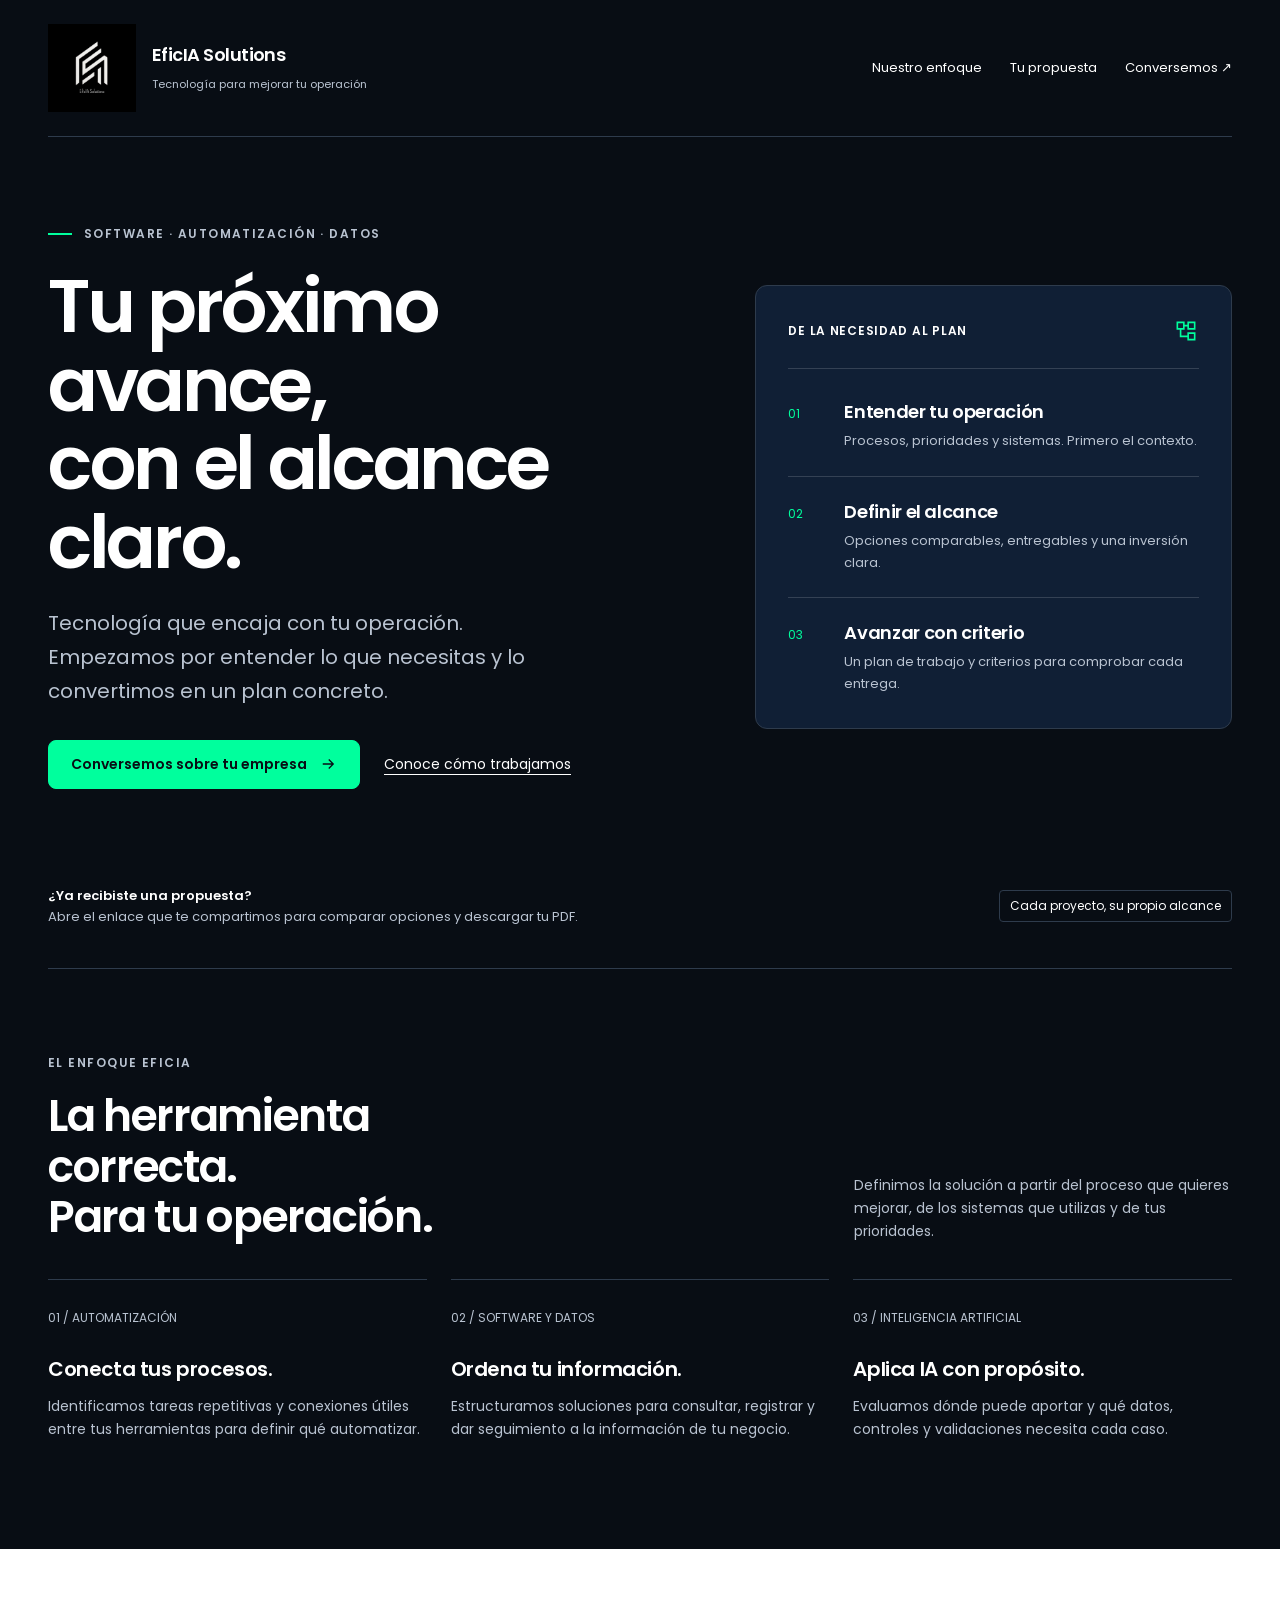
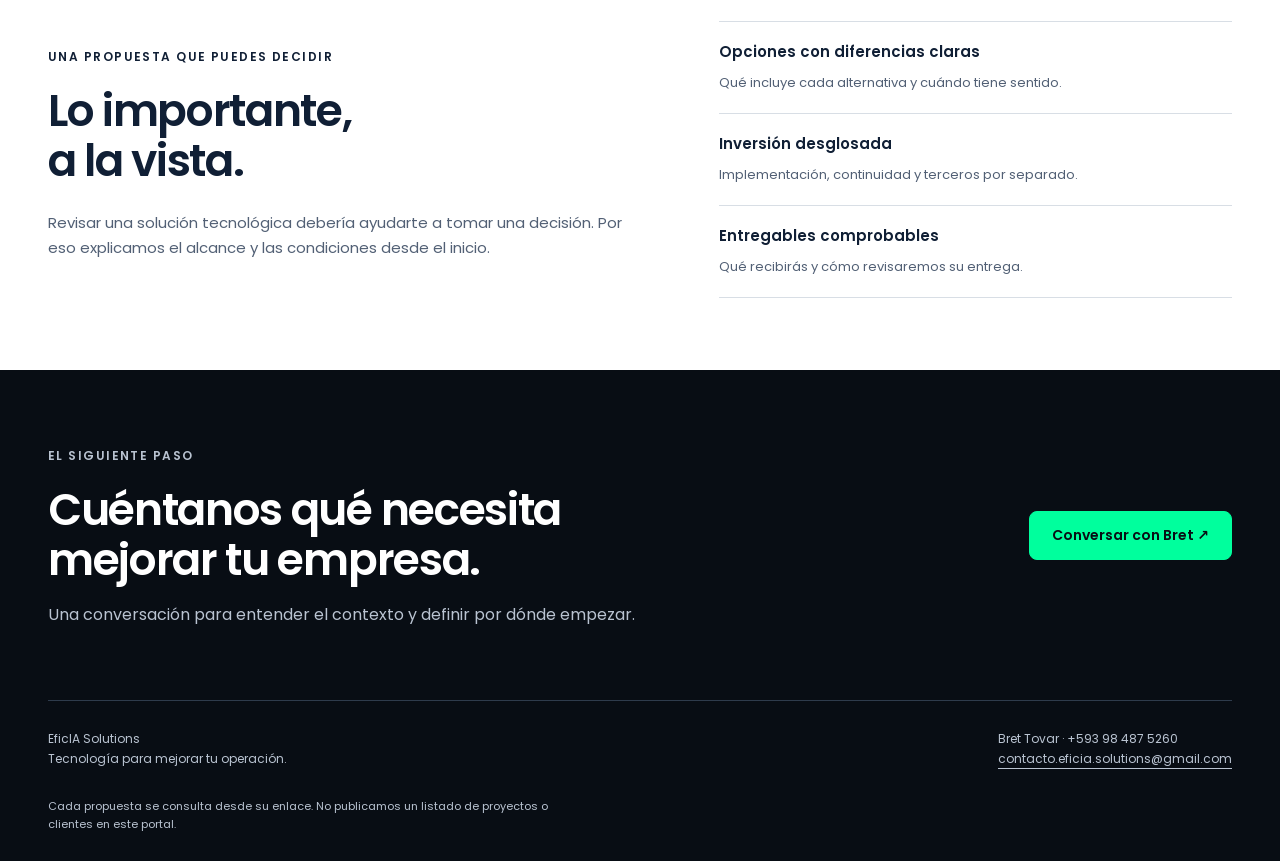
<file: index.html>
<!DOCTYPE html>
<html lang="es"><head><meta charset="UTF-8"><meta name="viewport" content="width=device-width,initial-scale=1"><meta name="robots" content="noindex,nofollow"><meta name="referrer" content="no-referrer"><meta name="eficia-visual-version" content="1.0.0"><meta name="description" content="Software, automatización y datos con un alcance claro. Conoce cómo trabajamos y conversa con EficIA Solutions."><title>Un avance con claridad · EficIA Solutions</title>
<link rel="stylesheet" href="./brand/eficia.css"><style>
@font-face{font-family:Poppins;src:url('./brand/fonts/Poppins-Regular.ttf') format('truetype');font-weight:400;font-display:swap}@font-face{font-family:Poppins;src:url('./brand/fonts/Poppins-SemiBold.ttf') format('truetype');font-weight:600;font-display:swap}
.masthead{display:flex;align-items:center;justify-content:space-between;gap:24px;padding-block:24px;border-bottom:1px solid var(--efi-border)}.brand{display:flex;align-items:center;gap:16px;text-decoration:none}.brand img{width:88px;height:88px;object-fit:contain;background:#000}.brand strong{display:block;font-size:18px;letter-spacing:-.03em}.brand span{font-size:11px;color:var(--efi-muted)}nav{display:flex;align-items:center;gap:28px;font-size:13px}nav a{text-decoration:none;min-height:44px;display:inline-flex;align-items:center}nav a:hover{text-decoration:underline}.hero{display:grid;grid-template-columns:1.35fr 1fr;gap:64px;align-items:center;padding-block:88px 72px}.hero h1{margin:24px 0}.hero .efi-lead{max-width:44ch;margin-bottom:32px}.actions{display:flex;align-items:center;flex-wrap:wrap;gap:24px}.text-link{font-size:14px;min-height:48px;display:inline-flex;align-items:center}.hero-label{display:flex;gap:12px;align-items:center;color:var(--efi-muted)}.hero-label:before{content:'';width:24px;height:2px;background:var(--efi-accent)}.method-panel{background:var(--efi-blue);border:1px solid var(--efi-border);border-radius:12px;padding:32px}.panel-head{display:flex;justify-content:space-between;gap:16px;align-items:center;padding-bottom:24px;border-bottom:1px solid #344154}.panel-head .efi-label{letter-spacing:.06em}.method-list{list-style:none;padding:0;margin:8px 0 0}.method-list li{display:grid;grid-template-columns:40px 1fr;gap:16px;padding-block:23px;border-bottom:1px solid #344154}.method-list li:last-child{border:0;padding-bottom:0}.step{font-size:12px;color:var(--efi-accent);font-variant-numeric:tabular-nums;padding-top:4px}.method-list h3{font-size:18px;margin-bottom:6px}.method-list p{font-size:13px;line-height:1.7;color:var(--efi-muted);margin:0}.portal-note{display:flex;align-items:center;justify-content:space-between;gap:32px;padding:24px 0 40px;border-bottom:1px solid var(--efi-border)}.portal-note p{font-size:13px;margin:0;color:var(--efi-muted)}.portal-note strong{color:var(--efi-white);font-weight:600}.portal-note .efi-tag{white-space:nowrap}.section-head{display:flex;justify-content:space-between;gap:40px;align-items:end;margin-bottom:36px}.section-head h2{max-width:17ch;margin:16px 0 0}.section-head p{max-width:42ch;margin-bottom:0}.capabilities .efi-card{background:transparent;padding:28px 0;border-radius:0;border-width:1px 0 0}.card-number{font-size:12px;color:var(--efi-muted);display:block;margin-bottom:28px}.capabilities p{font-size:14px;color:var(--efi-muted)}.light-band{background:var(--efi-white);color:var(--efi-blue)}.light-inner{display:grid;grid-template-columns:1.15fr 1fr;gap:80px;align-items:center;padding-block:72px}.light-inner h2{max-width:15ch;margin:16px 0 24px}.light-inner p{color:#526075;font-size:15px}.assurance{display:grid;gap:0}.assurance div{padding:18px 0;border-bottom:1px solid #D8DEE5}.assurance div:first-child{border-top:1px solid #D8DEE5}.assurance strong{font-weight:600;font-size:15px;display:block;margin-bottom:4px}.assurance span{font-size:13px;color:#526075}.contact{display:flex;align-items:center;justify-content:space-between;gap:48px;padding-block:72px}.contact h2{max-width:19ch;margin:16px 0}.contact p{margin-bottom:0}.footer{display:flex;align-items:center;justify-content:space-between;gap:32px;padding-block:28px;border-top:1px solid var(--efi-border);font-size:12px;color:var(--efi-muted)}.footer p{margin:0}.footer a{overflow-wrap:anywhere}.subfooter{font-size:11px;color:var(--efi-muted);padding-bottom:28px;margin:0}.arrow{width:18px;height:18px}.panel-icon{color:var(--efi-accent)}
@media(max-width:1000px){.hero{gap:36px;grid-template-columns:1.15fr 1fr}.hero h1{font-size:clamp(40px,5.6vw,60px)}.light-inner{gap:40px}nav{gap:18px}.brand span{display:none}}
@media(max-width:760px){.masthead{padding-block:18px}.brand{gap:12px}.brand img{width:66px;height:66px}.brand strong{font-size:16px}nav a:not(:last-child){display:none}nav{font-size:12px}.hero{grid-template-columns:1fr;gap:40px;padding-block:48px 40px}.hero h1{font-size:clamp(38px,9.7vw,64px)}.method-panel{padding:24px}.portal-note{align-items:start;gap:16px;flex-direction:column}.section-head,.contact{display:block}.section-head h2{max-width:20ch}.section-head p{margin-top:24px}.light-inner{grid-template-columns:1fr;gap:32px;padding-block:48px}.contact{padding-block:48px}.contact .efi-button{margin-top:28px}.footer{display:block;font-size:11px}.footer p+p{margin-top:16px}.actions{gap:16px}.hero-label{font-size:12px;letter-spacing:.08em}}
</style></head>
<body><a class="efi-skip" href="#contenido">Ir al contenido</a><div class="efi-wrap"><header class="masthead"><a class="brand" href="/" aria-label="EficIA Solutions, inicio"><img src="./brand/logo-original.png" alt="Logo original de EficIA Solutions" width="88" height="88"><div><strong>EficIA Solutions</strong><span>Tecnología para mejorar tu operación</span></div></a><nav aria-label="Navegación principal"><a href="#enfoque">Nuestro enfoque</a><a href="#propuesta">Tu propuesta</a><a href="#contacto">Conversemos ↗</a></nav></header></div>
<main id="contenido"><div class="efi-wrap"><section class="hero" aria-labelledby="hero-title"><div><span class="efi-label hero-label">Software · Automatización · Datos</span><h1 id="hero-title">Tu próximo avance,<br>con el alcance claro.</h1><p class="efi-lead">Tecnología que encaja con tu operación. Empezamos por entender lo que necesitas y lo convertimos en un plan concreto.</p><div class="actions"><a class="efi-button" href="https://wa.me/593984875260?text=Hola%20Bret%2C%20quiero%20conversar%20sobre%20las%20necesidades%20de%20mi%20empresa." target="_blank" rel="noopener noreferrer">Conversemos sobre tu empresa <svg class="arrow" viewBox="0 0 24 24" fill="none" stroke="currentColor" stroke-width="1.7" aria-hidden="true"><path d="M5 12h14M13 6l6 6-6 6"/></svg></a><a class="text-link" href="#enfoque">Conoce cómo trabajamos</a></div></div><aside class="method-panel" aria-label="Nuestro método"><div class="panel-head"><span class="efi-label">De la necesidad al plan</span><svg class="panel-icon" width="26" height="26" viewBox="0 0 24 24" fill="none" stroke="currentColor" stroke-width="1.5" aria-hidden="true"><path d="M4 4h6v6H4zM14 14h6v6h-6zM14 4h6v6h-6zM7 10v7h7M10 7h4"/></svg></div><ol class="method-list"><li><span class="step">01</span><div><h3>Entender tu operación</h3><p>Procesos, prioridades y sistemas. Primero el contexto.</p></div></li><li><span class="step">02</span><div><h3>Definir el alcance</h3><p>Opciones comparables, entregables y una inversión clara.</p></div></li><li><span class="step">03</span><div><h3>Avanzar con criterio</h3><p>Un plan de trabajo y criterios para comprobar cada entrega.</p></div></li></ol></aside></section><aside class="portal-note" id="propuesta"><p><strong>¿Ya recibiste una propuesta?</strong><br>Abre el enlace que te compartimos para comparar opciones y descargar tu PDF.</p><span class="efi-tag">Cada proyecto, su propio alcance</span></aside>
<section class="efi-section capabilities" id="enfoque" style="border-top:0"><div class="section-head"><div><span class="efi-label efi-muted">El enfoque EficIA</span><h2>La herramienta correcta.<br>Para tu operación.</h2></div><p class="efi-muted">Definimos la solución a partir del proceso que quieres mejorar, de los sistemas que utilizas y de tus prioridades.</p></div><div class="efi-grid"><article class="efi-card"><span class="card-number">01 / AUTOMATIZACIÓN</span><h3>Conecta tus procesos.</h3><p>Identificamos tareas repetitivas y conexiones útiles entre tus herramientas para definir qué automatizar.</p></article><article class="efi-card"><span class="card-number">02 / SOFTWARE Y DATOS</span><h3>Ordena tu información.</h3><p>Estructuramos soluciones para consultar, registrar y dar seguimiento a la información de tu negocio.</p></article><article class="efi-card"><span class="card-number">03 / INTELIGENCIA ARTIFICIAL</span><h3>Aplica IA con propósito.</h3><p>Evaluamos dónde puede aportar y qué datos, controles y validaciones necesita cada caso.</p></article></div></section></div>
<section class="light-band"><div class="efi-wrap light-inner"><div><span class="efi-label">Una propuesta que puedes decidir</span><h2>Lo importante,<br>a la vista.</h2><p>Revisar una solución tecnológica debería ayudarte a tomar una decisión. Por eso explicamos el alcance y las condiciones desde el inicio.</p></div><div class="assurance"><div><strong>Opciones con diferencias claras</strong><span>Qué incluye cada alternativa y cuándo tiene sentido.</span></div><div><strong>Inversión desglosada</strong><span>Implementación, continuidad y terceros por separado.</span></div><div><strong>Entregables comprobables</strong><span>Qué recibirás y cómo revisaremos su entrega.</span></div></div></div></section>
<section class="efi-wrap contact" id="contacto"><div><span class="efi-label efi-muted">El siguiente paso</span><h2>Cuéntanos qué necesita mejorar tu empresa.</h2><p class="efi-muted">Una conversación para entender el contexto y definir por dónde empezar.</p></div><a class="efi-button" href="https://wa.me/593984875260?text=Hola%20Bret%2C%20quiero%20coordinar%20una%20conversaci%C3%B3n%20con%20EficIA." target="_blank" rel="noopener noreferrer">Conversar con Bret ↗</a></section></main>
<footer class="efi-wrap"><div class="footer"><p>EficIA Solutions<br>Tecnología para mejorar tu operación.</p><p>Bret Tovar · +593 98 487 5260<br><a href="mailto:contacto.eficia.solutions@gmail.com">contacto.eficia.solutions@gmail.com</a></p></div><p class="subfooter">Cada propuesta se consulta desde su enlace. No publicamos un listado de proyectos o clientes en este portal.</p></footer></body></html>
</file>
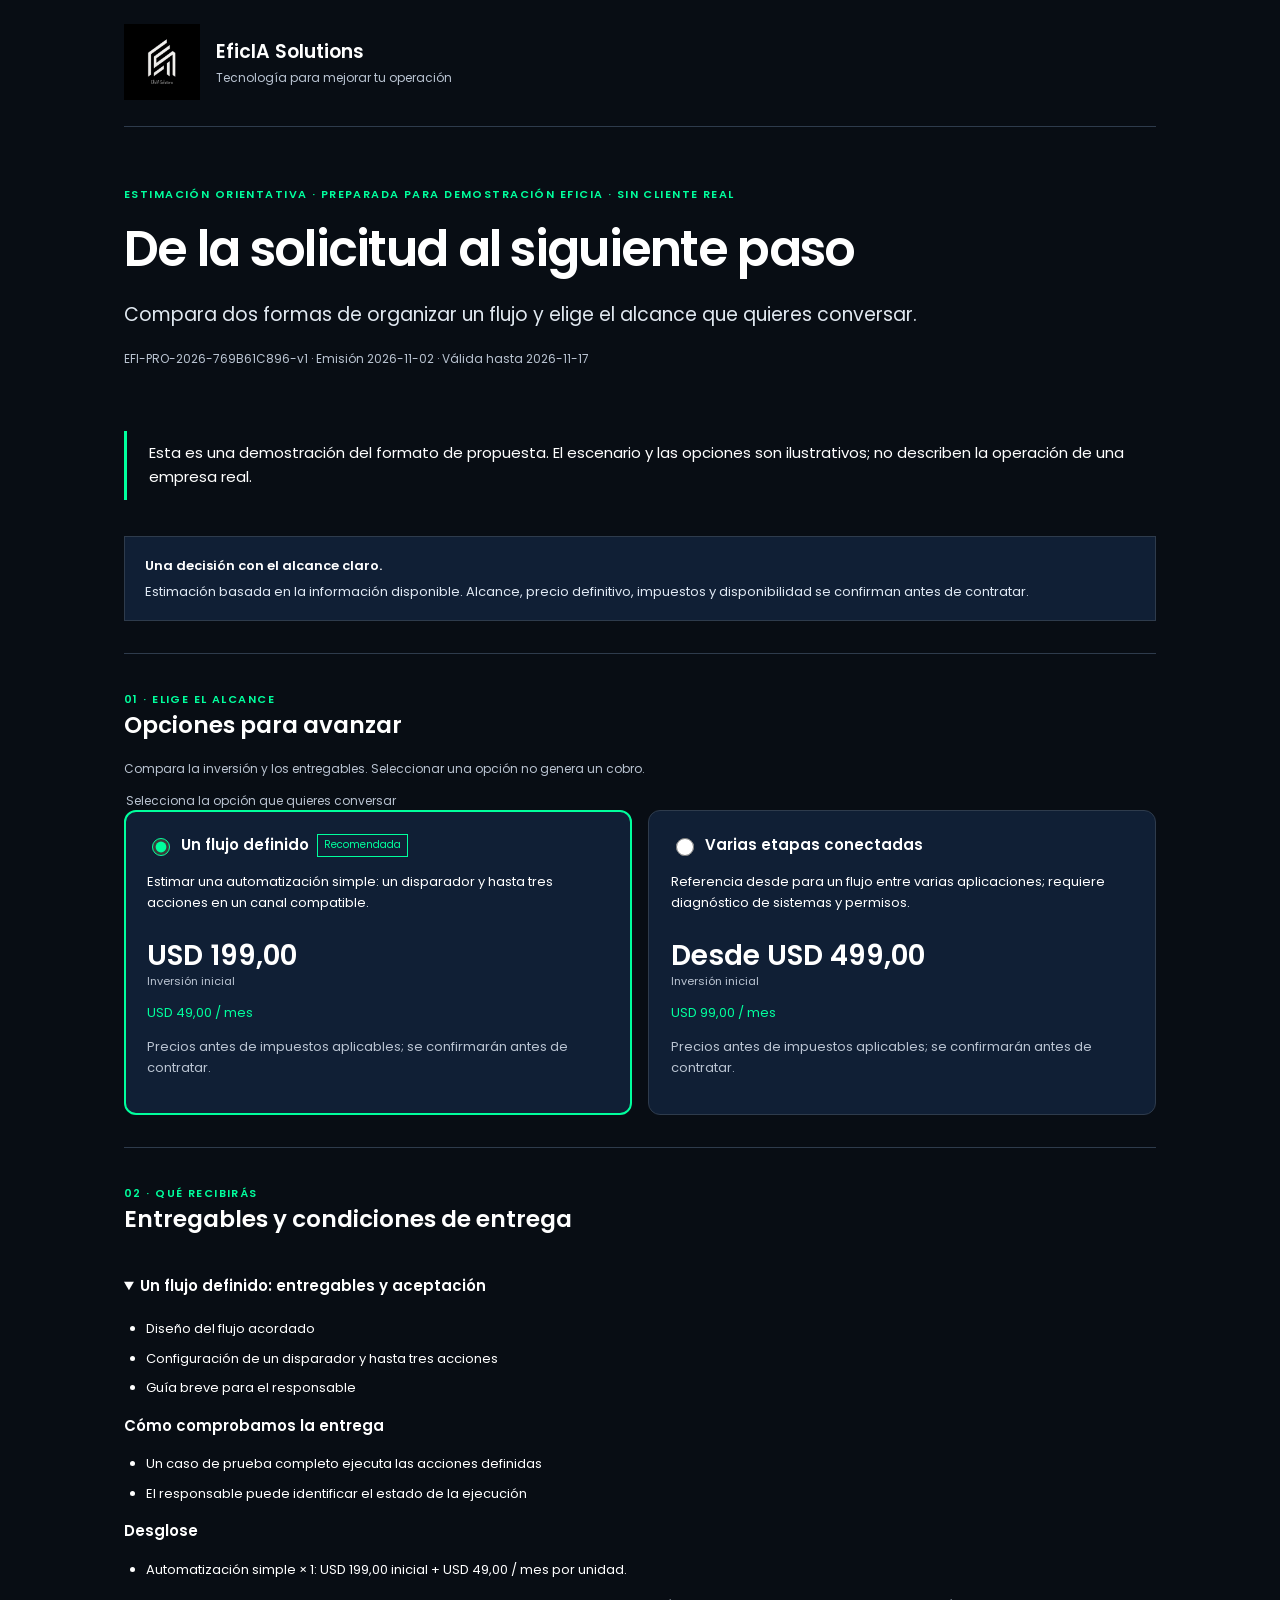
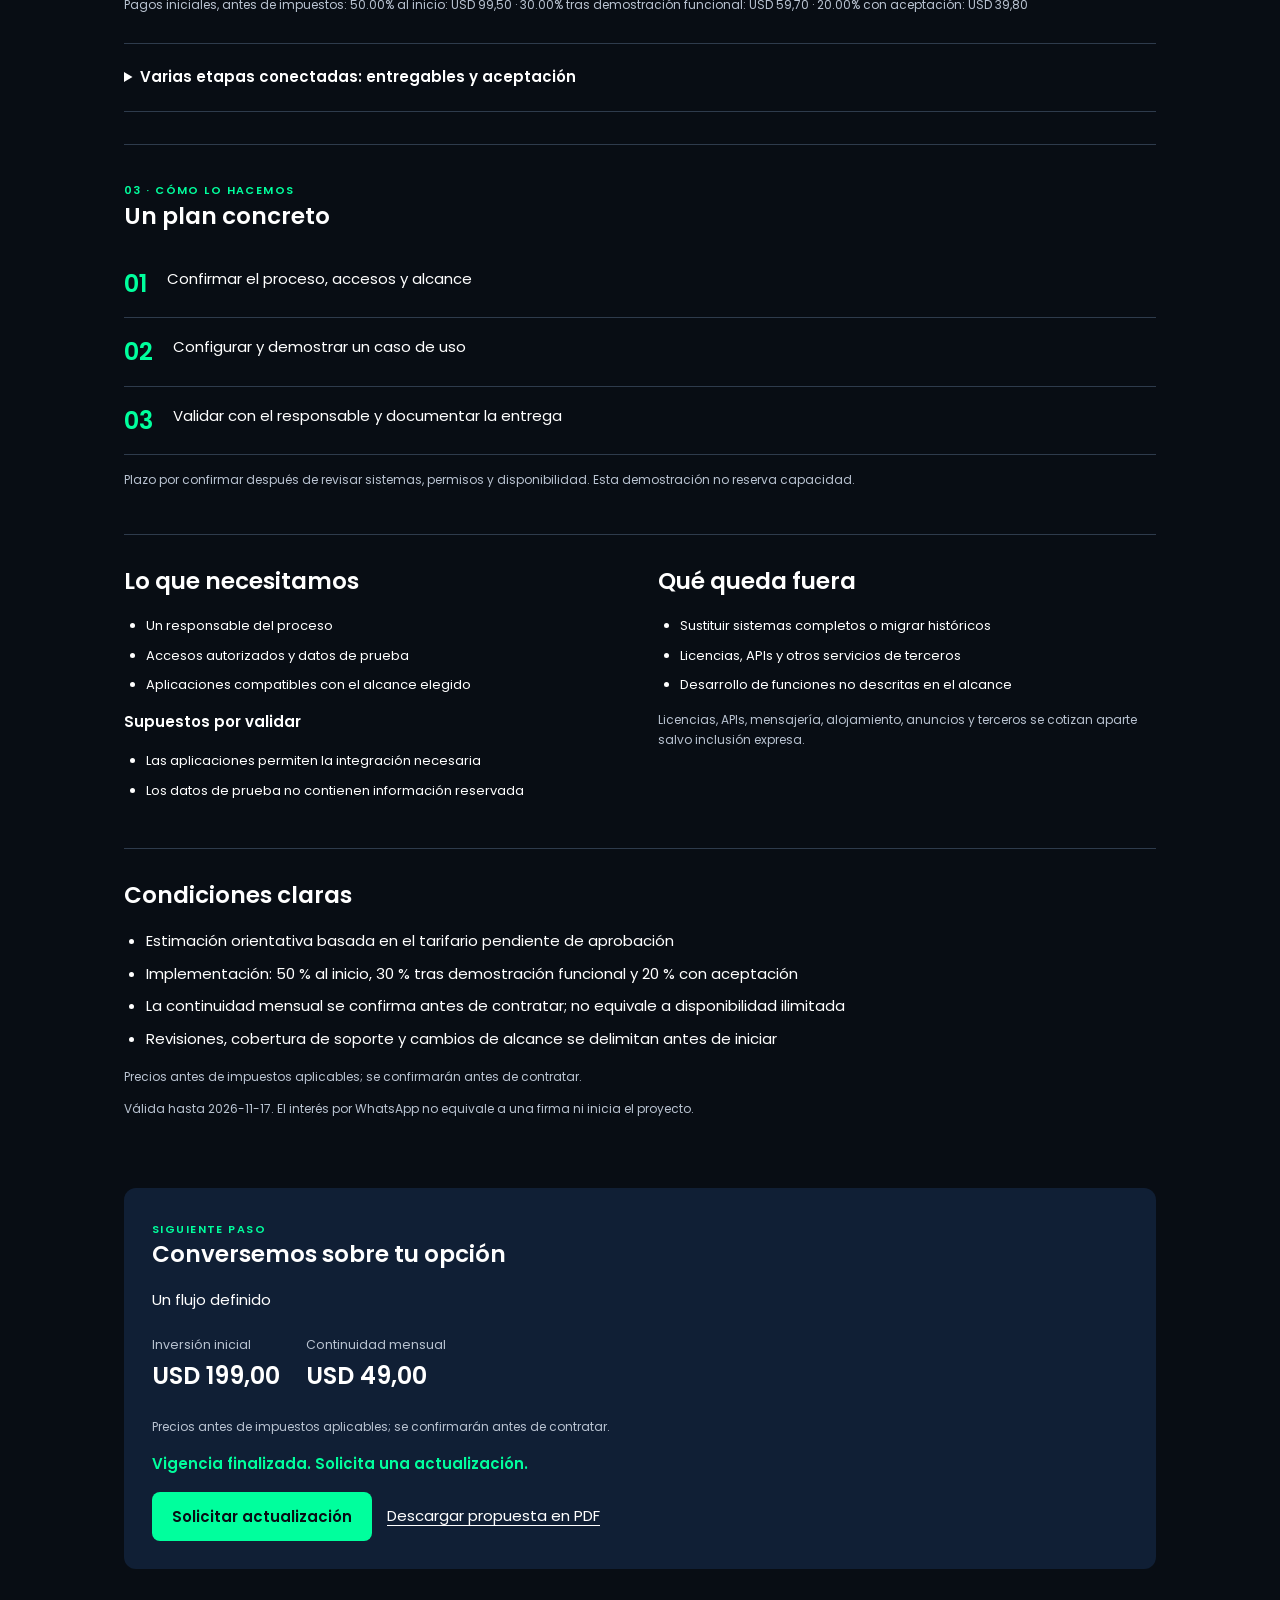
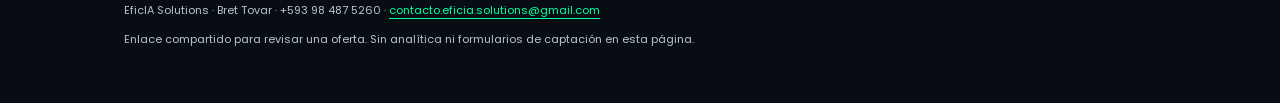
<file: p-769b61c8961297f0c78a9d12/index.html>
<!DOCTYPE html>
<html lang="es">
<head>
<meta charset="UTF-8"><meta name="viewport" content="width=device-width,initial-scale=1">
<meta name="robots" content="noindex,nofollow"><meta name="referrer" content="no-referrer">
<meta name="eficia-proposal" content="EFI-PRO-2026-769B61C896-v1"><meta name="eficia-fingerprint" content="5e2b3038b7232238540a0765c5306b3b06ab975732f4fce2c1833b0226dd52dd">
<title>De la solicitud al siguiente paso · EficIA Solutions</title>
<link rel="canonical" href="https://propuesta-comercial.pages.dev/p-769b61c8961297f0c78a9d12/">
<style>
@font-face{font-family:Poppins;src:url('./fonts/Poppins-Regular.ttf') format('truetype');font-weight:400;font-display:swap}
@font-face{font-family:Poppins;src:url('./fonts/Poppins-SemiBold.ttf') format('truetype');font-weight:600;font-display:swap}
:root{--ink:#080D14;--blue:#101F35;--green:#00FF9D;--white:#fff;--muted:#b9c3d1;--line:#2e3b4c}*{box-sizing:border-box}html{scroll-behavior:smooth}body{margin:0;background:var(--ink);color:var(--white);font-family:Poppins,system-ui,sans-serif;font-size:15px;line-height:1.65}a{color:var(--green);text-underline-offset:4px}button,input,a{touch-action:manipulation}a:focus-visible,summary:focus-visible,input:focus-visible{outline:3px solid var(--green);outline-offset:6px}main{max-width:1080px;margin:auto;padding:24px 24px 44px}header{display:flex;align-items:center;gap:16px;padding-bottom:26px;border-bottom:1px solid var(--line)}header img{width:76px;height:76px;object-fit:contain;background:#000}header strong{font-size:19px;font-weight:600}.tag{display:block;color:var(--muted);font-size:12px}.kicker{color:var(--green);font-size:11px;font-weight:600;letter-spacing:.13em;text-transform:uppercase}.hero{padding:54px 0 30px;max-width:860px}h1{font-size:clamp(29px,5vw,49px);font-weight:600;line-height:1.2;letter-spacing:-.035em;margin:14px 0 20px;overflow-wrap:anywhere}h2{font-size:23px;line-height:1.3;margin:0 0 18px;font-weight:600}h3{font-size:15px;font-weight:600}.goal{font-size:19px;color:#e0e8f0;max-width:800px}.meta,.hint{font-size:12px;color:var(--muted)}.context{border-left:3px solid var(--green);padding:10px 0 10px 22px;margin:20px 0 36px}.context p{margin:0}.notice{padding:18px 20px;background:var(--blue);border:1px solid var(--line);font-size:13px;color:#dfe8f3}.notice strong{display:block;color:var(--white);margin-bottom:4px}.section{padding:32px 0;border-top:1px solid var(--line)}.options{display:grid;grid-template-columns:repeat(auto-fit,minmax(min(100%,270px),1fr));gap:16px}.option{display:block;background:var(--blue);padding:22px;border:1px solid var(--line);border-radius:12px;cursor:pointer}.option:has(input:checked){border:2px solid var(--green);padding:21px}.option-top{display:flex;align-items:center;gap:8px;font-weight:600;flex-wrap:wrap}.option-top input{accent-color:var(--green);width:18px;height:18px;flex-shrink:0}.badge{font-size:10px;font-weight:400;color:var(--green);border:1px solid var(--green);padding:2px 6px}.option p{font-size:13px}.option .price{font-size:28px;font-weight:600;line-height:1.3;color:var(--white);margin:24px 0 8px;overflow-wrap:anywhere}.price small{font-size:11px;font-weight:400;color:var(--muted);display:block}.recurring{color:var(--green)}details{border-bottom:1px solid var(--line);padding:16px 0}summary{font-weight:600;cursor:pointer;padding:5px 0}ul{padding-left:22px}li{margin:8px 0}details p,details li{font-size:13px}.phases{list-style:none;padding:0;display:grid;gap:0}.phases li{display:flex;gap:20px;align-items:flex-start;border-bottom:1px solid var(--line);padding:14px 0;margin:0}.phases span{color:var(--green);font-size:24px;font-weight:600}.phases p{margin:3px 0}.two-col{display:grid;grid-template-columns:1fr 1fr;gap:36px}.two-col li{font-size:13px}.decision{background:var(--blue);padding:28px;border-radius:12px;margin-top:25px}.totals{display:flex;flex-wrap:wrap;gap:26px;margin:22px 0}.totals small{display:block;color:var(--muted)}.totals strong{font-size:24px;font-weight:600}.actions{display:flex;gap:15px;align-items:center;flex-wrap:wrap}.btn{display:inline-block;color:var(--ink);background:var(--green);border-radius:8px;padding:14px 20px;text-decoration:none;font-weight:600;line-height:1.4}.pdf{color:var(--white);padding:12px 0}footer{padding-top:32px;color:var(--muted);font-size:11px}.expiration{color:var(--green);font-weight:600}.privacy{font-size:11px;color:var(--muted)}@media(max-width:600px){main{padding:18px 18px 30px}.hero{padding-top:34px}.two-col{grid-template-columns:1fr;gap:20px}.decision{padding:21px}.btn{width:100%;text-align:center}.goal{font-size:17px}header img{width:66px;height:66px}.totals strong{font-size:22px}}@media(prefers-reduced-motion:reduce){html{scroll-behavior:auto}}
</style>
</head>
<body><main>
<header><img src="./logo-original.png" alt="Logo original de EficIA Solutions" width="76" height="76"><div><strong>EficIA Solutions</strong><span class="tag">Tecnología para mejorar tu operación</span></div></header>
<section class="hero"><span class="kicker">Estimación orientativa · preparada para Demostración EficIA · sin cliente real</span><h1>De la solicitud al siguiente paso</h1><p class="goal">Compara dos formas de organizar un flujo y elige el alcance que quieres conversar.</p><p class="meta">EFI-PRO-2026-769B61C896-v1 · Emisión 2026-11-02 · Válida hasta 2026-11-17</p></section>
<div class="context"><p>Esta es una demostración del formato de propuesta. El escenario y las opciones son ilustrativos; no describen la operación de una empresa real.</p></div>
<div class="notice"><strong>Una decisión con el alcance claro.</strong>Estimación basada en la información disponible. Alcance, precio definitivo, impuestos y disponibilidad se confirman antes de contratar.</div>
<section class="section" style="margin-top:32px"><span class="kicker">01 · Elige el alcance</span><h2>Opciones para avanzar</h2><p class="hint">Compara la inversión y los entregables. Seleccionar una opción no genera un cobro.</p><fieldset style="border:0;padding:0;margin:0"><legend class="hint">Selecciona la opción que quieres conversar</legend><div class="options"><label class="option" for="option-0"><div class="option-top"><input id="option-0" type="radio" name="option" value="0" checked><span>Un flujo definido</span><span class="badge">Recomendada</span></div><p>Estimar una automatización simple: un disparador y hasta tres acciones en un canal compatible.</p><p class="price">USD 199,00<small>Inversión inicial</small></p><p class="recurring">USD 49,00 / mes</p><p class="hint">Precios antes de impuestos aplicables; se confirmarán antes de contratar.</p></label><label class="option" for="option-1"><div class="option-top"><input id="option-1" type="radio" name="option" value="1" ><span>Varias etapas conectadas</span></div><p>Referencia desde para un flujo entre varias aplicaciones; requiere diagnóstico de sistemas y permisos.</p><p class="price">Desde USD 499,00<small>Inversión inicial</small></p><p class="recurring">USD 99,00 / mes</p><p class="hint">Precios antes de impuestos aplicables; se confirmarán antes de contratar.</p></label></div></fieldset></section>
<section class="section"><span class="kicker">02 · Qué recibirás</span><h2>Entregables y condiciones de entrega</h2><details open><summary>Un flujo definido: entregables y aceptación</summary><ul><li>Diseño del flujo acordado</li><li>Configuración de un disparador y hasta tres acciones</li><li>Guía breve para el responsable</li></ul><h3>Cómo comprobamos la entrega</h3><ul><li>Un caso de prueba completo ejecuta las acciones definidas</li><li>El responsable puede identificar el estado de la ejecución</li></ul><h3>Desglose</h3><ul><li>Automatización simple × 1: USD 199,00 inicial + USD 49,00 / mes por unidad.</li></ul><p class="hint">Pagos iniciales, antes de impuestos: 50.00% al inicio: USD 99,50 · 30.00% tras demostración funcional: USD 59,70 · 20.00% con aceptación: USD 39,80</p></details><details ><summary>Varias etapas conectadas: entregables y aceptación</summary><ul><li>Mapa de etapas y aplicaciones compatibles</li><li>Piloto acotado de integración</li><li>Guía del flujo y puntos de control</li></ul><h3>Cómo comprobamos la entrega</h3><ul><li>Un caso acordado recorre las etapas del piloto</li><li>Los fallos de prueba quedan identificados para intervención humana</li></ul><h3>Desglose</h3><ul><li>Automatización multietapa × 1: USD 499,00 inicial + USD 99,00 / mes por unidad.</li></ul><p class="hint">Pagos iniciales, antes de impuestos: 50.00% al inicio: USD 249,50 · 30.00% tras demostración funcional: USD 149,70 · 20.00% con aceptación: USD 99,80</p></details></section>
<section class="section"><span class="kicker">03 · Cómo lo hacemos</span><h2>Un plan concreto</h2><ol class="phases"><li><span>01</span><p>Confirmar el proceso, accesos y alcance</p></li><li><span>02</span><p>Configurar y demostrar un caso de uso</p></li><li><span>03</span><p>Validar con el responsable y documentar la entrega</p></li></ol><p class="hint">Plazo por confirmar después de revisar sistemas, permisos y disponibilidad. Esta demostración no reserva capacidad.</p></section>
<section class="section two-col"><div><h2>Lo que necesitamos</h2><ul><li>Un responsable del proceso</li><li>Accesos autorizados y datos de prueba</li><li>Aplicaciones compatibles con el alcance elegido</li></ul><h3>Supuestos por validar</h3><ul><li>Las aplicaciones permiten la integración necesaria</li><li>Los datos de prueba no contienen información reservada</li></ul></div><div><h2>Qué queda fuera</h2><ul><li>Sustituir sistemas completos o migrar históricos</li><li>Licencias, APIs y otros servicios de terceros</li><li>Desarrollo de funciones no descritas en el alcance</li></ul><p class="hint">Licencias, APIs, mensajería, alojamiento, anuncios y terceros se cotizan aparte salvo inclusión expresa.</p></div></section>
<section class="section"><h2>Condiciones claras</h2><ul><li>Estimación orientativa basada en el tarifario pendiente de aprobación</li><li>Implementación: 50 % al inicio, 30 % tras demostración funcional y 20 % con aceptación</li><li>La continuidad mensual se confirma antes de contratar; no equivale a disponibilidad ilimitada</li><li>Revisiones, cobertura de soporte y cambios de alcance se delimitan antes de iniciar</li></ul><p class="hint">Precios antes de impuestos aplicables; se confirmarán antes de contratar.</p><p class="hint">Válida hasta 2026-11-17. El interés por WhatsApp no equivale a una firma ni inicia el proyecto.</p></section>
<section class="decision" aria-labelledby="decision-title"><span class="kicker">Siguiente paso</span><h2 id="decision-title">Conversemos sobre tu opción</h2><p id="selected-option">Un flujo definido</p><div class="totals" aria-live="polite"><div><small id="initial-label">Inversión inicial</small><strong id="total-initial">USD 199,00</strong></div><div><small>Continuidad mensual</small><strong id="total-monthly">USD 49,00</strong></div></div><p class="hint">Precios antes de impuestos aplicables; se confirmarán antes de contratar.</p><p id="expiration" class="expiration"></p><div class="actions"><a class="btn" id="whatsapp" href="https://wa.me/593984875260?text=Hola+Bret%2C+revis%C3%A9+EFI-PRO-2026-769B61C896-v1+para+Demostraci%C3%B3n+EficIA+%C2%B7+sin+cliente+real.+Me+interesa+la+opci%C3%B3n+Un+flujo+definido.+%C2%BFConfirmamos+alcance+y+siguientes+pasos%3F" target="_blank" rel="noopener noreferrer">Consultar esta opción con Bret</a><a class="pdf" href="./propuesta.pdf" download>Descargar propuesta en PDF</a></div><noscript><p class="hint">Todas las opciones están disponibles arriba y en el PDF. Indica tu opción al escribirnos.</p></noscript></section>
<footer>EficIA Solutions · Bret Tovar · +593 98 487 5260 · <a href="mailto:contacto.eficia.solutions@gmail.com">contacto.eficia.solutions@gmail.com</a><p class="privacy">Enlace compartido para revisar una oferta. Sin analítica ni formularios de captación en esta página.</p></footer>
</main><script type="application/json" id="proposal-data">{"kind": "estimate", "label": "Estimación orientativa", "client": "Demostración EficIA · sin cliente real", "title": "De la solicitud al siguiente paso", "goal": "Compara dos formas de organizar un flujo y elige el alcance que quieres conversar.", "context": "Esta es una demostración del formato de propuesta. El escenario y las opciones son ilustrativos; no describen la operación de una empresa real.", "issue_date": "2026-11-02", "expires": "2026-11-17", "options": [{"name": "Un flujo definido", "description": "Estimar una automatización simple: un disparador y hasta tres acciones en un canal compatible.", "items": [{"name": "Automatización simple", "quantity": 1, "setup": "199.00", "monthly": "49.00", "scope": "1 disparador y hasta 3 acciones"}], "setup": "199.00", "monthly": "49.00", "setup_display": "USD 199,00", "initial_label": "Inversión inicial", "monthly_display": "USD 49,00", "payment_labels": ["al inicio", "tras demostración funcional", "con aceptación"], "payments": ["99.50", "59.70", "39.80"], "payment_percentages": ["50.00", "30.00", "20.00"], "deliverables": ["Diseño del flujo acordado", "Configuración de un disparador y hasta tres acciones", "Guía breve para el responsable"], "acceptance": ["Un caso de prueba completo ejecuta las acciones definidas", "El responsable puede identificar el estado de la ejecución"]}, {"name": "Varias etapas conectadas", "description": "Referencia desde para un flujo entre varias aplicaciones; requiere diagnóstico de sistemas y permisos.", "items": [{"name": "Automatización multietapa", "quantity": 1, "setup": "499.00", "monthly": "99.00", "scope": "Varias aplicaciones, alcance por diagnóstico"}], "setup": "499.00", "monthly": "99.00", "setup_display": "Desde USD 499,00", "initial_label": "Inversión inicial", "monthly_display": "USD 99,00", "payment_labels": ["al inicio", "tras demostración funcional", "con aceptación"], "payments": ["249.50", "149.70", "99.80"], "payment_percentages": ["50.00", "30.00", "20.00"], "deliverables": ["Mapa de etapas y aplicaciones compatibles", "Piloto acotado de integración", "Guía del flujo y puntos de control"], "acceptance": ["Un caso acordado recorre las etapas del piloto", "Los fallos de prueba quedan identificados para intervención humana"]}], "recommended": 0, "assumptions": ["Las aplicaciones permiten la integración necesaria", "Los datos de prueba no contienen información reservada"], "dependencies": ["Un responsable del proceso", "Accesos autorizados y datos de prueba", "Aplicaciones compatibles con el alcance elegido"], "exclusions": ["Sustituir sistemas completos o migrar históricos", "Licencias, APIs y otros servicios de terceros", "Desarrollo de funciones no descritas en el alcance"], "timeline": "Plazo por confirmar después de revisar sistemas, permisos y disponibilidad. Esta demostración no reserva capacidad.", "terms": ["Estimación orientativa basada en el tarifario pendiente de aprobación", "Implementación: 50 % al inicio, 30 % tras demostración funcional y 20 % con aceptación", "La continuidad mensual se confirma antes de contratar; no equivale a disponibilidad ilimitada", "Revisiones, cobertura de soporte y cambios de alcance se delimitan antes de iniciar"], "phases": ["Confirmar el proceso, accesos y alcance", "Configurar y demostrar un caso de uso", "Validar con el responsable y documentar la entrega"], "tax_note": "Precios antes de impuestos aplicables; se confirmarán antes de contratar.", "source_date": "2026-11-02", "folder": "p-769b61c8961297f0c78a9d12", "code": "EFI-PRO-2026-769B61C896-v1", "fingerprint": "5e2b3038b7232238540a0765c5306b3b06ab975732f4fce2c1833b0226dd52dd", "url": "https://propuesta-comercial.pages.dev/p-769b61c8961297f0c78a9d12/"}</script>
<script>
'use strict';
const proposal = JSON.parse(document.getElementById('proposal-data').textContent);
const expired = Date.now() > new Date(proposal.expires + 'T23:59:59-05:00').getTime();
function choose(index) {
 const option = proposal.options[index];
 document.getElementById('selected-option').textContent = option.name;
 document.getElementById('total-initial').textContent = option.setup_display;
 document.getElementById('initial-label').textContent = option.initial_label;
 document.getElementById('total-monthly').textContent = option.monthly_display;
 const action = expired ? 'La vigencia terminó. ¿Podemos actualizarla?' : '¿Confirmamos alcance y siguientes pasos?';
 const message = 'Hola Bret, revisé ' + proposal.code + ' para ' + proposal.client + '. Me interesa la opción ' + option.name + '. ' + action;
 document.getElementById('whatsapp').href = 'https://wa.me/593984875260?text=' + encodeURIComponent(message);
}
document.querySelectorAll('input[name="option"]').forEach(input => input.addEventListener('change', () => choose(Number(input.value))));
if (expired) {document.getElementById('expiration').textContent = 'Vigencia finalizada. Solicita una actualización.';document.getElementById('whatsapp').textContent = 'Solicitar actualización';}
choose(proposal.recommended);
</script></body></html>
</file>
<file: brand/eficia.css>
/* EficIA visual system 1.0.0. Declare local fonts in the host page. */
:root{--efi-ink:#080D14;--efi-blue:#101F35;--efi-white:#FFFFFF;--efi-accent:#00FF9D;--efi-bg:var(--efi-ink);--efi-surface:var(--efi-blue);--efi-text:var(--efi-white);--efi-muted:#B9C3D1;--efi-border:#2E3B4C;--efi-action:var(--efi-accent);--efi-on-action:var(--efi-ink);--efi-focus:var(--efi-accent);--efi-font:Poppins,system-ui,sans-serif;--efi-radius:8px;--efi-panel-radius:12px;--efi-max:1184px;--efi-motion:180ms}
[data-efi-theme="light"]{--efi-bg:#FFFFFF;--efi-surface:#F4F6F8;--efi-text:#101F35;--efi-muted:#526075;--efi-border:#D8DEE5;--efi-action:#101F35;--efi-on-action:#FFFFFF;--efi-focus:#101F35}
*{box-sizing:border-box}html{scroll-behavior:smooth}body{margin:0;font-family:var(--efi-font);font-size:16px;line-height:1.65;background:var(--efi-bg);color:var(--efi-text)}button,input,select,textarea{font:inherit}button,a,input,select,summary{touch-action:manipulation}a{color:inherit;text-underline-offset:5px}button,a,input,select,textarea,summary{outline-offset:5px}button:focus-visible,a:focus-visible,input:focus-visible,select:focus-visible,textarea:focus-visible,summary:focus-visible{outline:3px solid var(--efi-focus)}img{max-width:100%;height:auto}h1,h2,h3,p{margin-top:0}h1,h2,h3{font-weight:600}h1{font-size:clamp(36px,5.8vw,76px);line-height:1.06;letter-spacing:-.045em;text-wrap:balance}h2{font-size:clamp(28px,3.7vw,44px);line-height:1.15;letter-spacing:-.03em;text-wrap:balance}h3{font-size:20px;line-height:1.35;letter-spacing:-.02em}p{max-width:68ch}svg{display:inline-block;vertical-align:middle;flex-shrink:0}.efi-wrap{width:min(calc(100% - 48px),var(--efi-max));margin-inline:auto}.efi-label{font-size:12px;line-height:1.5;font-weight:600;letter-spacing:.12em;text-transform:uppercase}.efi-muted{color:var(--efi-muted)}.efi-lead{font-size:clamp(17px,1.8vw,20px);line-height:1.7;color:var(--efi-muted)}.efi-section{padding-block:80px;border-top:1px solid var(--efi-border)}.efi-grid{display:grid;grid-template-columns:repeat(3,minmax(0,1fr));gap:24px}.efi-card{border:1px solid var(--efi-border);border-radius:var(--efi-panel-radius);padding:28px;background:var(--efi-surface);min-width:0}.efi-card h3{margin-bottom:12px}.efi-card p:last-child{margin-bottom:0}.efi-button{display:inline-flex;align-items:center;justify-content:center;gap:12px;min-height:48px;padding:13px 22px;background:var(--efi-action);color:var(--efi-on-action);border:1px solid var(--efi-action);border-radius:var(--efi-radius);text-decoration:none;font-weight:600;font-size:14px;line-height:1.5;cursor:pointer;transition:background var(--efi-motion),border-color var(--efi-motion)}.efi-button:hover{background:var(--efi-text);border-color:var(--efi-text);color:var(--efi-bg)}.efi-button--outline{background:transparent;border-color:var(--efi-border);color:var(--efi-text)}.efi-button:disabled{cursor:not-allowed;opacity:.55}.efi-tag{display:inline-flex;gap:8px;align-items:center;font-size:12px;border:1px solid var(--efi-border);padding:5px 10px;border-radius:4px}.efi-rule{width:32px;height:3px;background:var(--efi-accent);display:block;margin-bottom:24px}.efi-field{display:grid;gap:8px;font-size:14px;font-weight:600}.efi-field input,.efi-field select{border:1px solid var(--efi-border);border-radius:var(--efi-radius);background:var(--efi-bg);color:var(--efi-text);padding:12px 14px;min-height:48px;width:100%}.efi-help{font-size:13px;font-weight:400;color:var(--efi-muted)}.efi-table-wrap{overflow-x:auto}.efi-table{border-collapse:collapse;width:100%;font-size:14px}.efi-table caption{text-align:left;font-weight:600;padding-bottom:16px}.efi-table th,.efi-table td{padding:16px;text-align:left;border-bottom:1px solid var(--efi-border)}.efi-table th{background:var(--efi-surface);font-weight:600}.efi-table .efi-number{text-align:right;font-variant-numeric:tabular-nums}.efi-skip{position:absolute;left:24px;top:-100px;background:var(--efi-action);color:var(--efi-on-action);padding:12px 20px;z-index:10}.efi-skip:focus{top:16px}.efi-sr-only{position:absolute;width:1px;height:1px;padding:0;margin:-1px;overflow:hidden;clip:rect(0,0,0,0);white-space:nowrap;border:0}
@media(max-width:760px){.efi-wrap{width:calc(100% - 36px)}.efi-section{padding-block:48px}.efi-grid{grid-template-columns:1fr}.efi-card{padding:24px}h1{letter-spacing:-.035em}}
@media(prefers-reduced-motion:reduce){html{scroll-behavior:auto}*,*::before,*::after{animation:none!important;transition:none!important}}
@page{size:A4;margin:17mm}
@media print{:root,[data-efi-theme="light"]{--efi-bg:#FFFFFF;--efi-surface:#F4F6F8;--efi-text:#101F35;--efi-muted:#526075;--efi-border:#D8DEE5;--efi-action:#101F35;--efi-on-action:#FFFFFF;--efi-focus:#101F35}body{background:#FFFFFF;color:#101F35}.efi-wrap{width:100%}.efi-section{padding-block:24px}.efi-button{background:none;color:#101F35;border-color:#101F35}.efi-card{break-inside:avoid}.efi-skip{display:none}}
</file>
